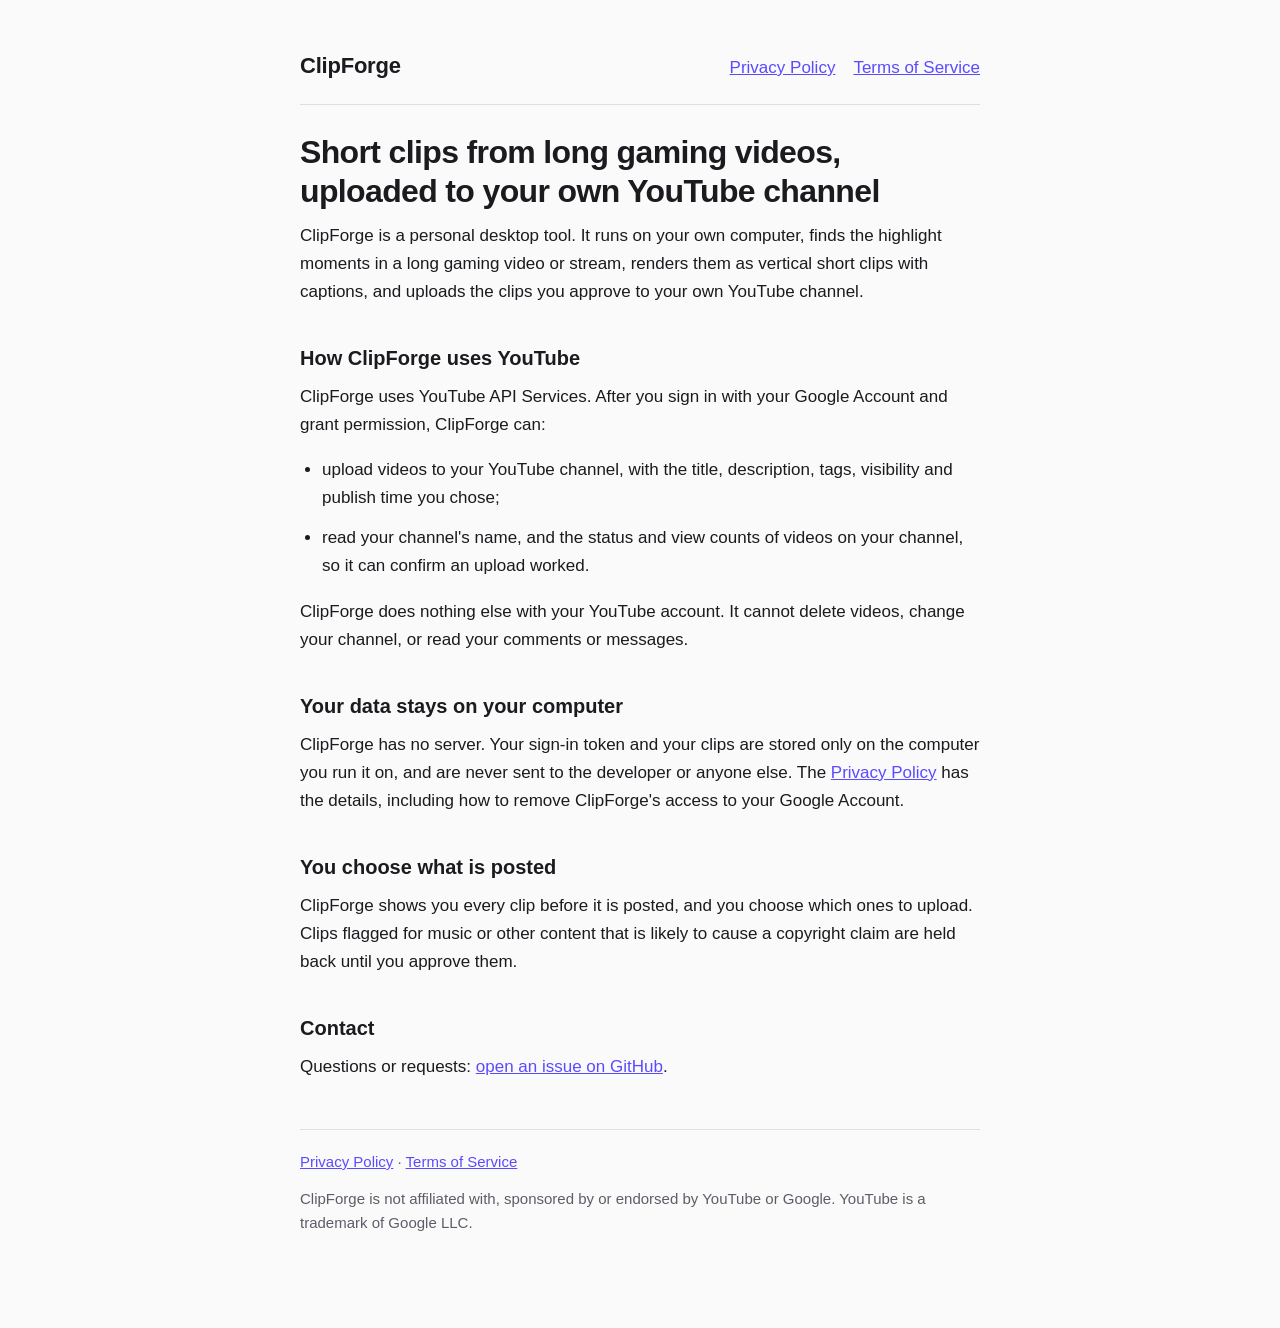
<file: index.html>
<!doctype html>
<html lang="en">
<head>
<meta charset="utf-8">
<meta name="viewport" content="width=device-width, initial-scale=1">
<title>ClipForge</title>
<meta name="description" content="ClipForge is a personal desktop tool that turns long gaming videos into short vertical clips and uploads them to your own YouTube channel.">
<link rel="stylesheet" href="style.css">
</head>
<body>
<main>
<header>
  <a class="brand" href="./">ClipForge</a>
  <nav><a href="privacy.html">Privacy Policy</a><a href="terms.html">Terms of Service</a></nav>
</header>

<h1>Short clips from long gaming videos, uploaded to your own YouTube channel</h1>
<p>ClipForge is a personal desktop tool. It runs on your own computer, finds the highlight moments in a long gaming video or stream, renders them as vertical short clips with captions, and uploads the clips you approve to your own YouTube channel.</p>

<h2>How ClipForge uses YouTube</h2>
<p>ClipForge uses YouTube API Services. After you sign in with your Google Account and grant permission, ClipForge can:</p>
<ul>
  <li>upload videos to your YouTube channel, with the title, description, tags, visibility and publish time you chose;</li>
  <li>read your channel's name, and the status and view counts of videos on your channel, so it can confirm an upload worked.</li>
</ul>
<p>ClipForge does nothing else with your YouTube account. It cannot delete videos, change your channel, or read your comments or messages.</p>

<h2>Your data stays on your computer</h2>
<p>ClipForge has no server. Your sign-in token and your clips are stored only on the computer you run it on, and are never sent to the developer or anyone else. The <a href="privacy.html">Privacy Policy</a> has the details, including how to remove ClipForge's access to your Google Account.</p>

<h2>You choose what is posted</h2>
<p>ClipForge shows you every clip before it is posted, and you choose which ones to upload. Clips flagged for music or other content that is likely to cause a copyright claim are held back until you approve them.</p>

<h2>Contact</h2>
<p>Questions or requests: <a href="https://github.com/abdullahn-n/clipforge-site/issues">open an issue on GitHub</a>.</p>

<footer class="muted">
  <p><a href="privacy.html">Privacy Policy</a> · <a href="terms.html">Terms of Service</a></p>
  <p>ClipForge is not affiliated with, sponsored by or endorsed by YouTube or Google. YouTube is a trademark of Google LLC.</p>
</footer>
</main>
</body>
</html>
</file>
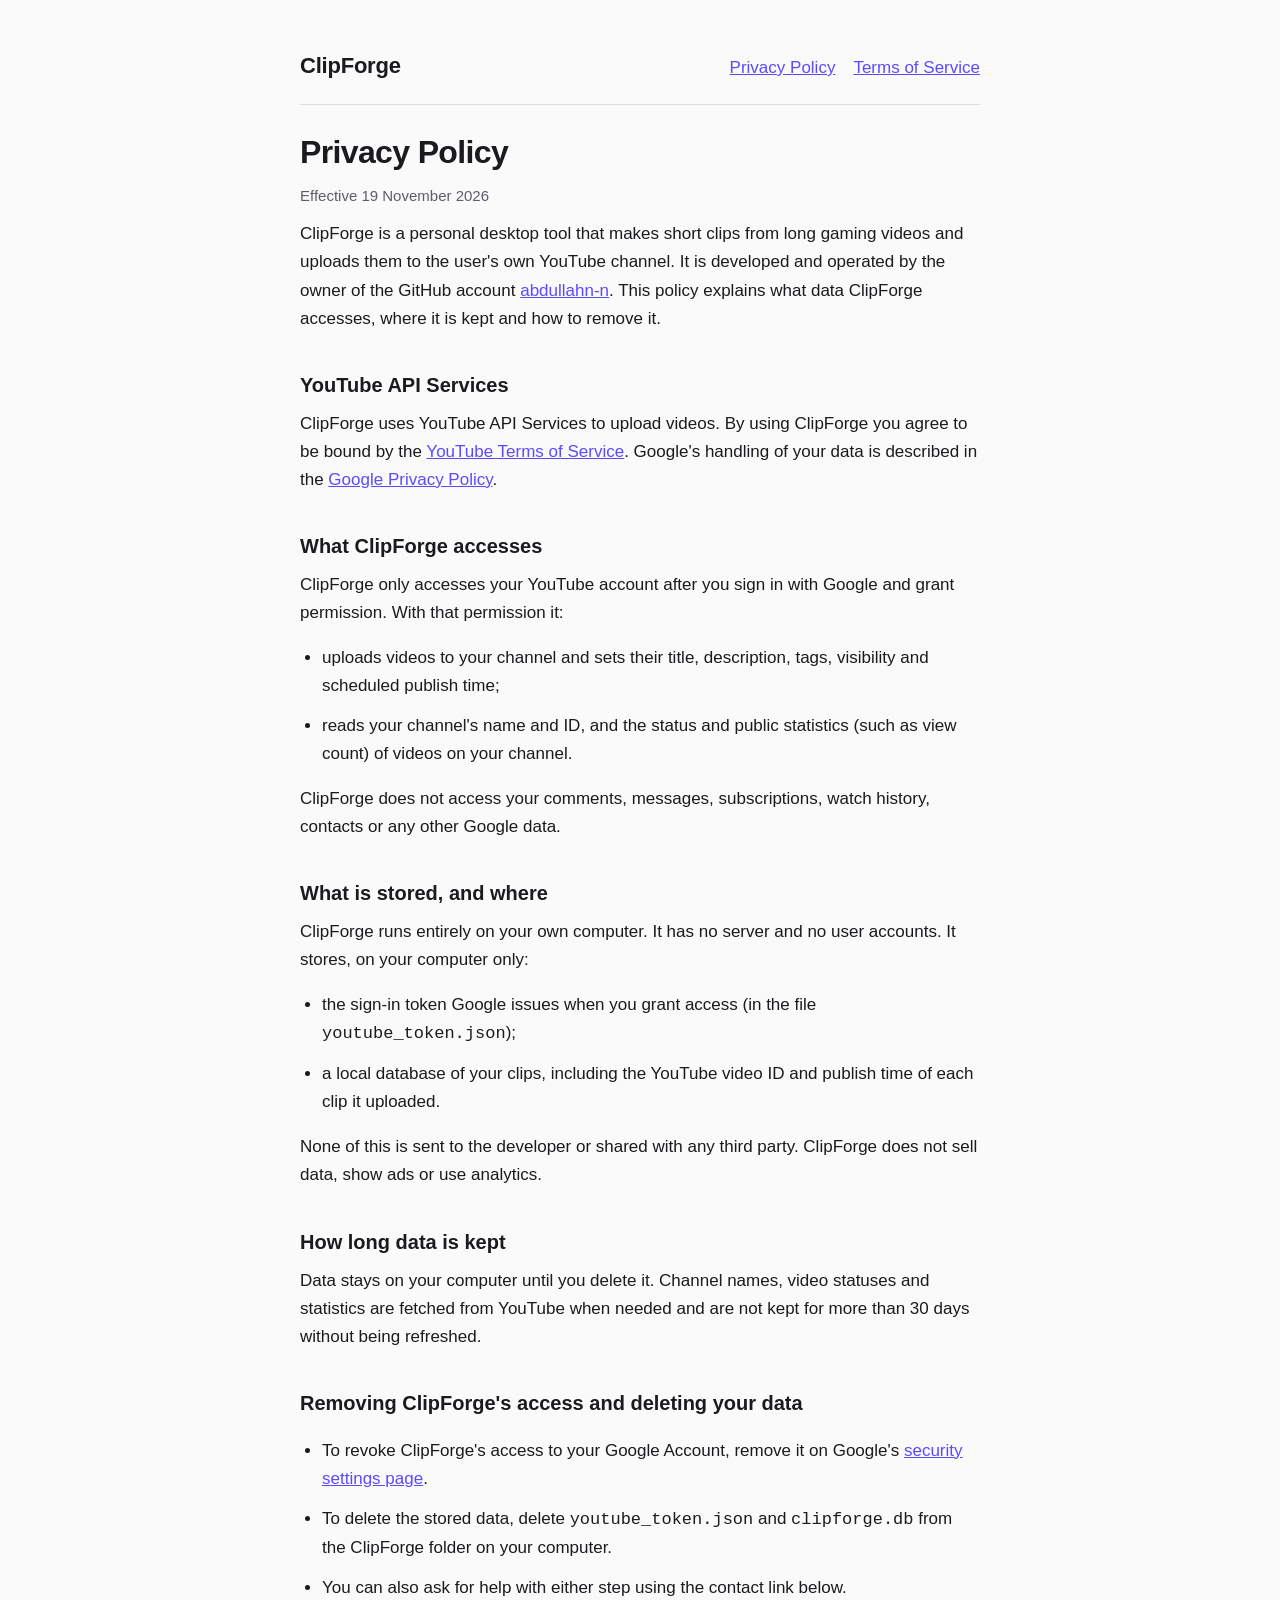
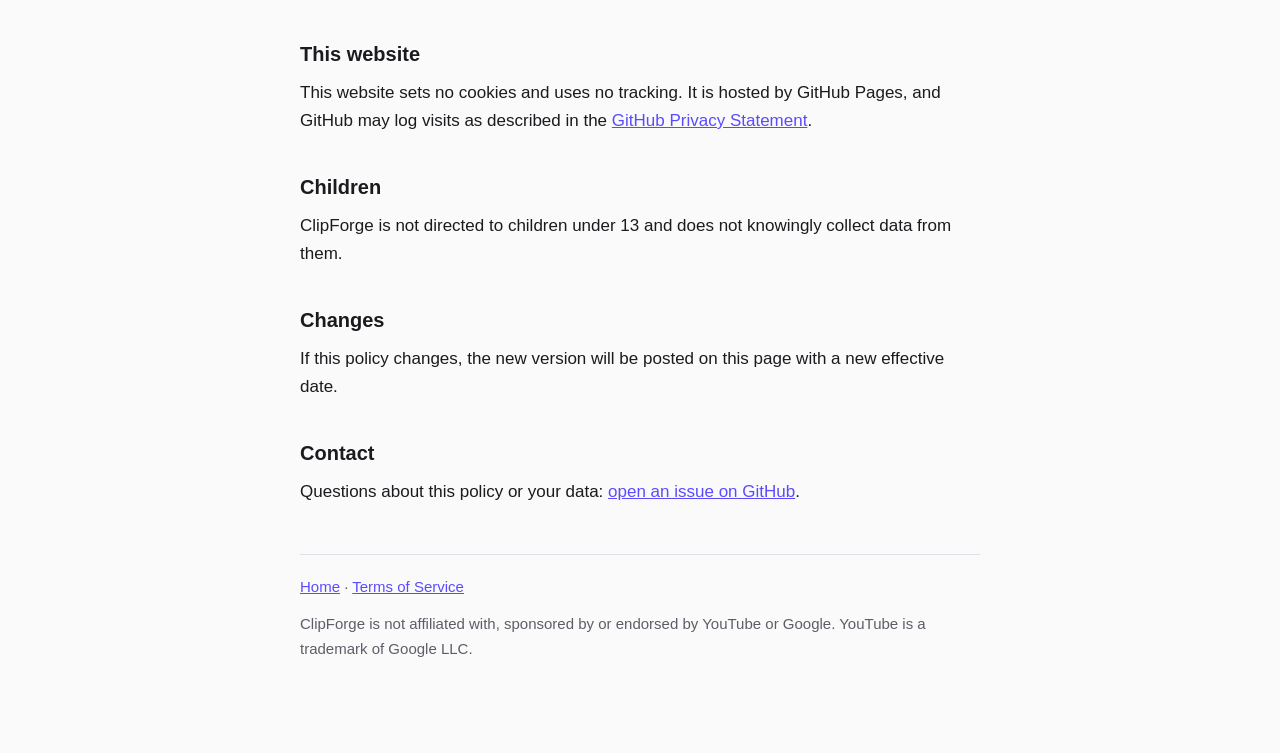
<file: privacy.html>
<!doctype html>
<html lang="en">
<head>
<meta charset="utf-8">
<meta name="viewport" content="width=device-width, initial-scale=1">
<title>Privacy Policy · ClipForge</title>
<link rel="stylesheet" href="style.css">
</head>
<body>
<main>
<header>
  <a class="brand" href="./">ClipForge</a>
  <nav><a href="privacy.html">Privacy Policy</a><a href="terms.html">Terms of Service</a></nav>
</header>

<h1>Privacy Policy</h1>
<p class="muted">Effective 19 November 2026</p>
<p>ClipForge is a personal desktop tool that makes short clips from long gaming videos and uploads them to the user's own YouTube channel. It is developed and operated by the owner of the GitHub account <a href="https://github.com/abdullahn-n">abdullahn-n</a>. This policy explains what data ClipForge accesses, where it is kept and how to remove it.</p>

<h2>YouTube API Services</h2>
<p>ClipForge uses YouTube API Services to upload videos. By using ClipForge you agree to be bound by the <a href="https://www.youtube.com/t/terms">YouTube Terms of Service</a>. Google's handling of your data is described in the <a href="https://www.google.com/policies/privacy">Google Privacy Policy</a>.</p>

<h2>What ClipForge accesses</h2>
<p>ClipForge only accesses your YouTube account after you sign in with Google and grant permission. With that permission it:</p>
<ul>
  <li>uploads videos to your channel and sets their title, description, tags, visibility and scheduled publish time;</li>
  <li>reads your channel's name and ID, and the status and public statistics (such as view count) of videos on your channel.</li>
</ul>
<p>ClipForge does not access your comments, messages, subscriptions, watch history, contacts or any other Google data.</p>

<h2>What is stored, and where</h2>
<p>ClipForge runs entirely on your own computer. It has no server and no user accounts. It stores, on your computer only:</p>
<ul>
  <li>the sign-in token Google issues when you grant access (in the file <code>youtube_token.json</code>);</li>
  <li>a local database of your clips, including the YouTube video ID and publish time of each clip it uploaded.</li>
</ul>
<p>None of this is sent to the developer or shared with any third party. ClipForge does not sell data, show ads or use analytics.</p>

<h2>How long data is kept</h2>
<p>Data stays on your computer until you delete it. Channel names, video statuses and statistics are fetched from YouTube when needed and are not kept for more than 30 days without being refreshed.</p>

<h2>Removing ClipForge's access and deleting your data</h2>
<ul>
  <li>To revoke ClipForge's access to your Google Account, remove it on Google's <a href="https://security.google.com/settings/security/permissions">security settings page</a>.</li>
  <li>To delete the stored data, delete <code>youtube_token.json</code> and <code>clipforge.db</code> from the ClipForge folder on your computer.</li>
  <li>You can also ask for help with either step using the contact link below.</li>
</ul>

<h2>This website</h2>
<p>This website sets no cookies and uses no tracking. It is hosted by GitHub Pages, and GitHub may log visits as described in the <a href="https://docs.github.com/en/site-policy/privacy-policies/github-general-privacy-statement">GitHub Privacy Statement</a>.</p>

<h2>Children</h2>
<p>ClipForge is not directed to children under 13 and does not knowingly collect data from them.</p>

<h2>Changes</h2>
<p>If this policy changes, the new version will be posted on this page with a new effective date.</p>

<h2>Contact</h2>
<p>Questions about this policy or your data: <a href="https://github.com/abdullahn-n/clipforge-site/issues">open an issue on GitHub</a>.</p>

<footer class="muted">
  <p><a href="./">Home</a> · <a href="terms.html">Terms of Service</a></p>
  <p>ClipForge is not affiliated with, sponsored by or endorsed by YouTube or Google. YouTube is a trademark of Google LLC.</p>
</footer>
</main>
</body>
</html>
</file>
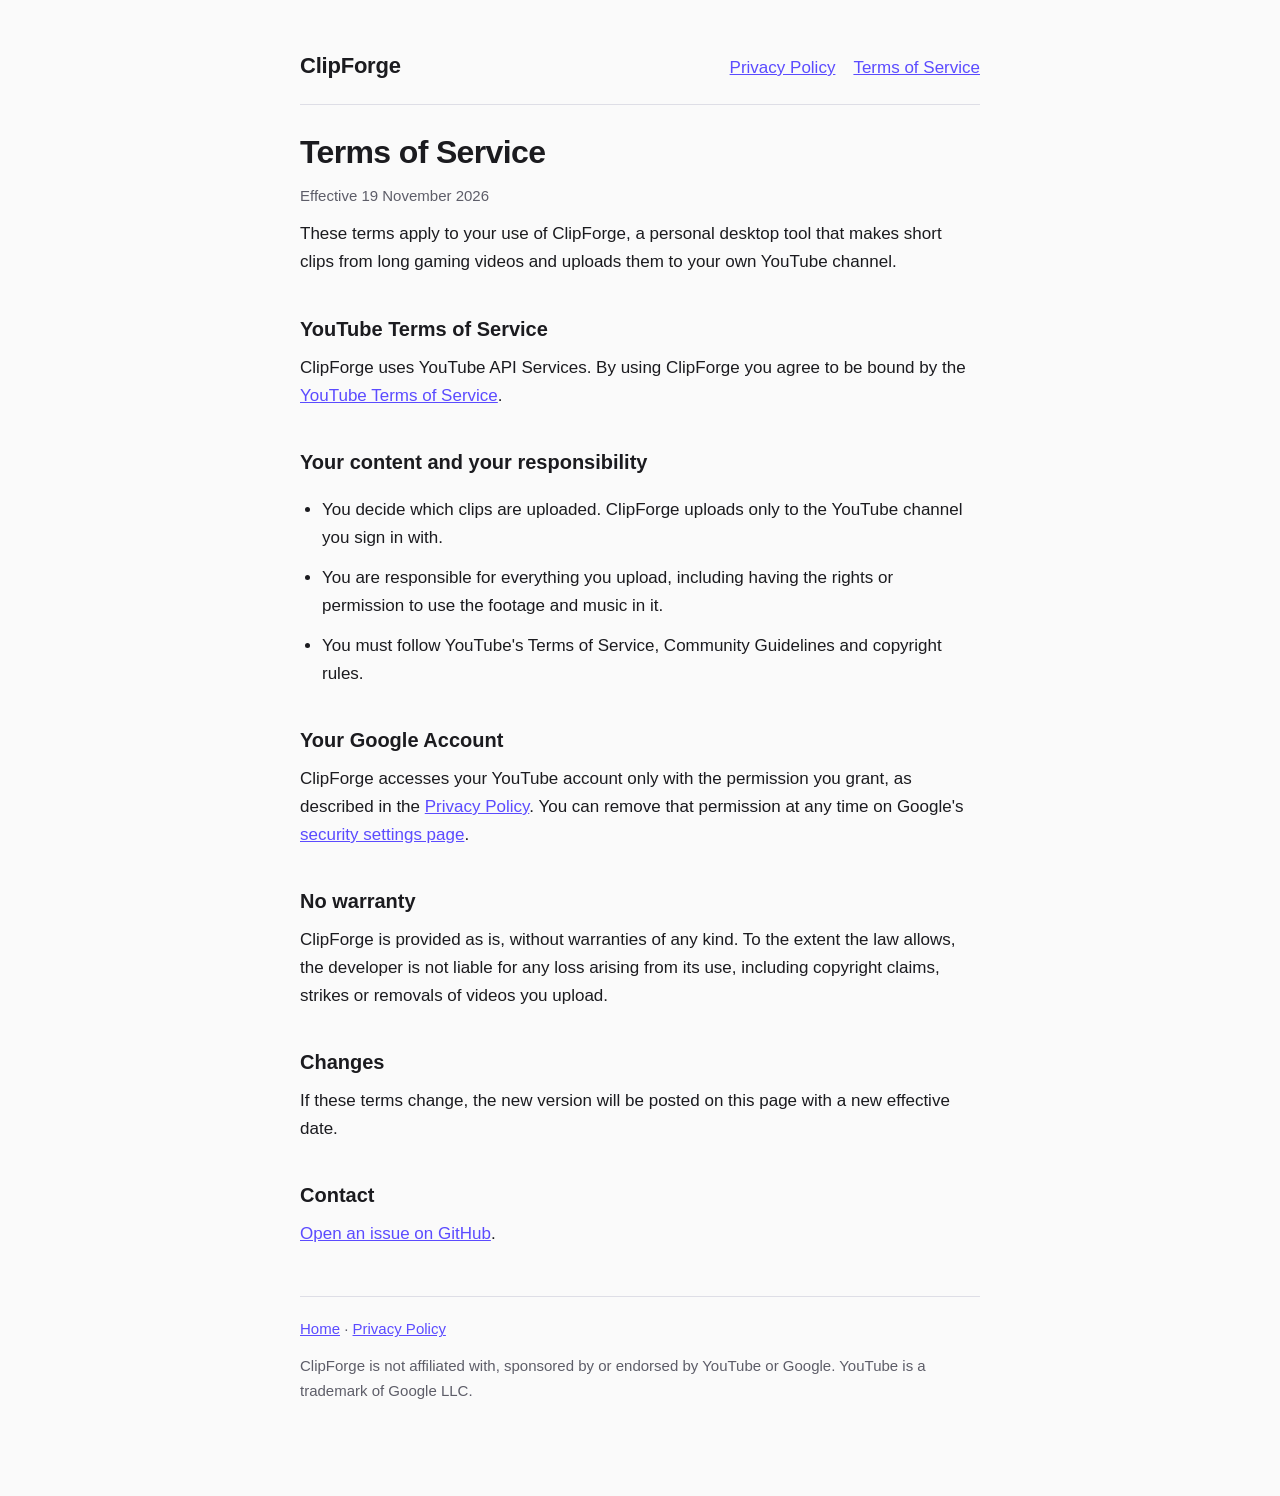
<file: terms.html>
<!doctype html>
<html lang="en">
<head>
<meta charset="utf-8">
<meta name="viewport" content="width=device-width, initial-scale=1">
<title>Terms of Service · ClipForge</title>
<link rel="stylesheet" href="style.css">
</head>
<body>
<main>
<header>
  <a class="brand" href="./">ClipForge</a>
  <nav><a href="privacy.html">Privacy Policy</a><a href="terms.html">Terms of Service</a></nav>
</header>

<h1>Terms of Service</h1>
<p class="muted">Effective 19 November 2026</p>
<p>These terms apply to your use of ClipForge, a personal desktop tool that makes short clips from long gaming videos and uploads them to your own YouTube channel.</p>

<h2>YouTube Terms of Service</h2>
<p>ClipForge uses YouTube API Services. By using ClipForge you agree to be bound by the <a href="https://www.youtube.com/t/terms">YouTube Terms of Service</a>.</p>

<h2>Your content and your responsibility</h2>
<ul>
  <li>You decide which clips are uploaded. ClipForge uploads only to the YouTube channel you sign in with.</li>
  <li>You are responsible for everything you upload, including having the rights or permission to use the footage and music in it.</li>
  <li>You must follow YouTube's Terms of Service, Community Guidelines and copyright rules.</li>
</ul>

<h2>Your Google Account</h2>
<p>ClipForge accesses your YouTube account only with the permission you grant, as described in the <a href="privacy.html">Privacy Policy</a>. You can remove that permission at any time on Google's <a href="https://security.google.com/settings/security/permissions">security settings page</a>.</p>

<h2>No warranty</h2>
<p>ClipForge is provided as is, without warranties of any kind. To the extent the law allows, the developer is not liable for any loss arising from its use, including copyright claims, strikes or removals of videos you upload.</p>

<h2>Changes</h2>
<p>If these terms change, the new version will be posted on this page with a new effective date.</p>

<h2>Contact</h2>
<p><a href="https://github.com/abdullahn-n/clipforge-site/issues">Open an issue on GitHub</a>.</p>

<footer class="muted">
  <p><a href="./">Home</a> · <a href="privacy.html">Privacy Policy</a></p>
  <p>ClipForge is not affiliated with, sponsored by or endorsed by YouTube or Google. YouTube is a trademark of Google LLC.</p>
</footer>
</main>
</body>
</html>
</file>
<file: style.css>
:root { color-scheme: light dark; --bg: #fafafa; --text: #1b1b1f; --muted: #5d5d68; --line: #dedee6; --accent: #5b4bff; }
@media (prefers-color-scheme: dark) { :root { --bg: #0e0e12; --text: #f1f1f5; --muted: #a2a2b0; --line: #2a2a34; --accent: #9d93ff; } }
* { box-sizing: border-box; }
body { margin: 0; background: var(--bg); color: var(--text); font: 17px/1.65 -apple-system, BlinkMacSystemFont, "Segoe UI", Roboto, Helvetica, Arial, sans-serif; }
main { max-width: 720px; margin: 0 auto; padding: 48px 20px 80px; }
header { display: flex; flex-wrap: wrap; align-items: baseline; gap: 8px 24px; padding-bottom: 20px; margin-bottom: 28px; border-bottom: 1px solid var(--line); }
header a.brand { font-size: 22px; font-weight: 800; letter-spacing: -.01em; color: var(--text); text-decoration: none; margin-right: auto; }
nav a { margin-left: 18px; }
nav a:first-child { margin-left: 0; }
a { color: var(--accent); }
h1 { font-size: 32px; line-height: 1.2; letter-spacing: -.02em; margin: 0 0 12px; }
h2 { font-size: 20px; margin: 36px 0 8px; }
p, li { margin: 0 0 12px; }
ul { padding-left: 22px; }
.muted { color: var(--muted); font-size: 15px; }
footer { margin-top: 48px; padding-top: 20px; border-top: 1px solid var(--line); }
</file>
